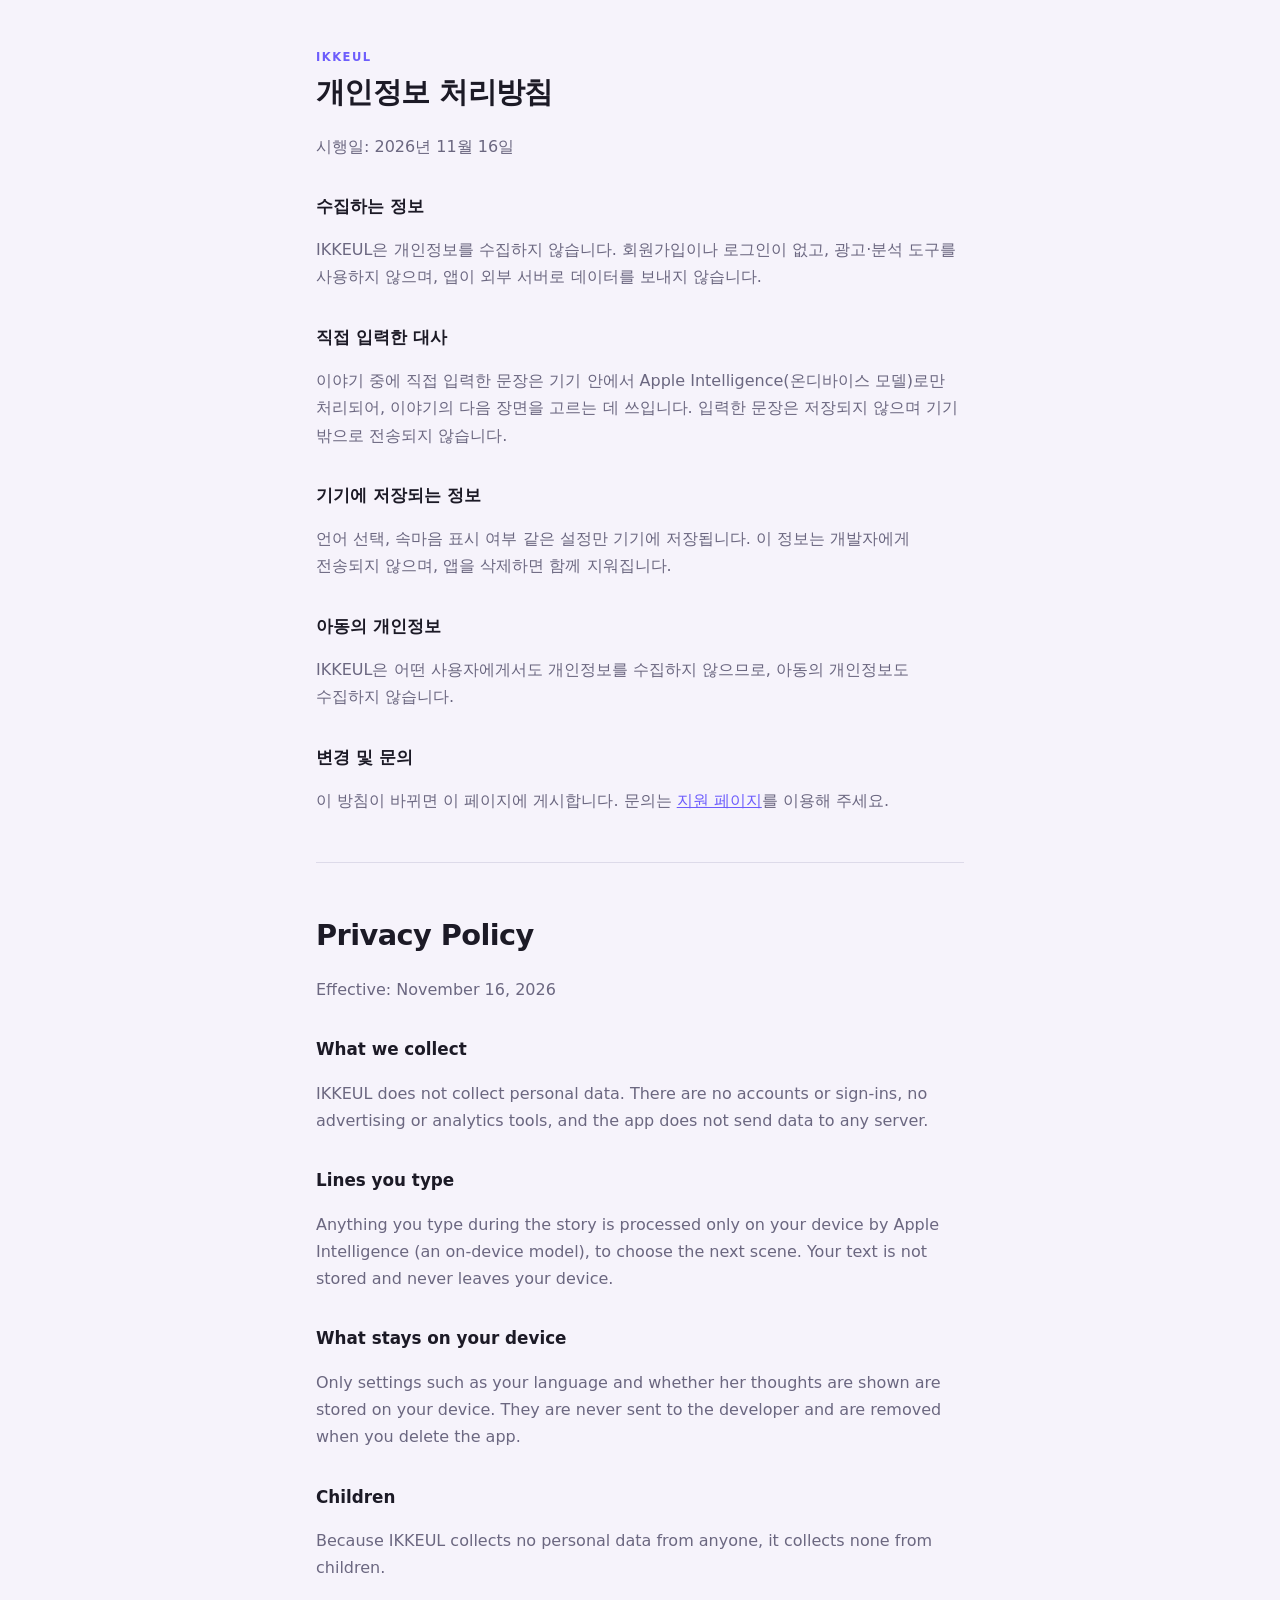
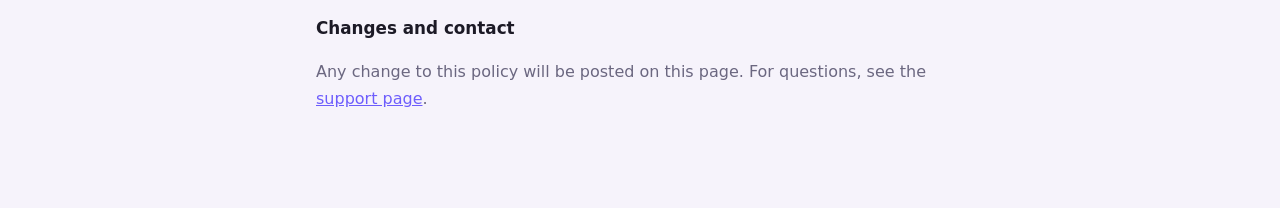
<file: index.html>
<!doctype html>
<html lang="ko">
<head>
<meta charset="utf-8"><meta name="viewport" content="width=device-width, initial-scale=1">
<title>IKKEUL 개인정보 처리방침 · Privacy Policy</title>
<link rel="stylesheet" href="style.css">
</head>
<body><main>
<div class="eyebrow">IKKEUL</div>
<h1>개인정보 처리방침</h1>
<p>시행일: 2026년 11월 16일</p>

<h2>수집하는 정보</h2>
<p>IKKEUL은 개인정보를 수집하지 않습니다. 회원가입이나 로그인이 없고, 광고·분석 도구를 사용하지 않으며, 앱이 외부 서버로 데이터를 보내지 않습니다.</p>

<h2>직접 입력한 대사</h2>
<p>이야기 중에 직접 입력한 문장은 기기 안에서 Apple Intelligence(온디바이스 모델)로만 처리되어, 이야기의 다음 장면을 고르는 데 쓰입니다. 입력한 문장은 저장되지 않으며 기기 밖으로 전송되지 않습니다.</p>

<h2>기기에 저장되는 정보</h2>
<p>언어 선택, 속마음 표시 여부 같은 설정만 기기에 저장됩니다. 이 정보는 개발자에게 전송되지 않으며, 앱을 삭제하면 함께 지워집니다.</p>

<h2>아동의 개인정보</h2>
<p>IKKEUL은 어떤 사용자에게서도 개인정보를 수집하지 않으므로, 아동의 개인정보도 수집하지 않습니다.</p>

<h2>변경 및 문의</h2>
<p>이 방침이 바뀌면 이 페이지에 게시합니다. 문의는 <a href="support.html">지원 페이지</a>를 이용해 주세요.</p>

<hr>

<h1>Privacy Policy</h1>
<p>Effective: November 16, 2026</p>

<h2>What we collect</h2>
<p>IKKEUL does not collect personal data. There are no accounts or sign-ins, no advertising or analytics tools, and the app does not send data to any server.</p>

<h2>Lines you type</h2>
<p>Anything you type during the story is processed only on your device by Apple Intelligence (an on-device model), to choose the next scene. Your text is not stored and never leaves your device.</p>

<h2>What stays on your device</h2>
<p>Only settings such as your language and whether her thoughts are shown are stored on your device. They are never sent to the developer and are removed when you delete the app.</p>

<h2>Children</h2>
<p>Because IKKEUL collects no personal data from anyone, it collects none from children.</p>

<h2>Changes and contact</h2>
<p>Any change to this policy will be posted on this page. For questions, see the <a href="support.html">support page</a>.</p>
</main></body>
</html>
</file>
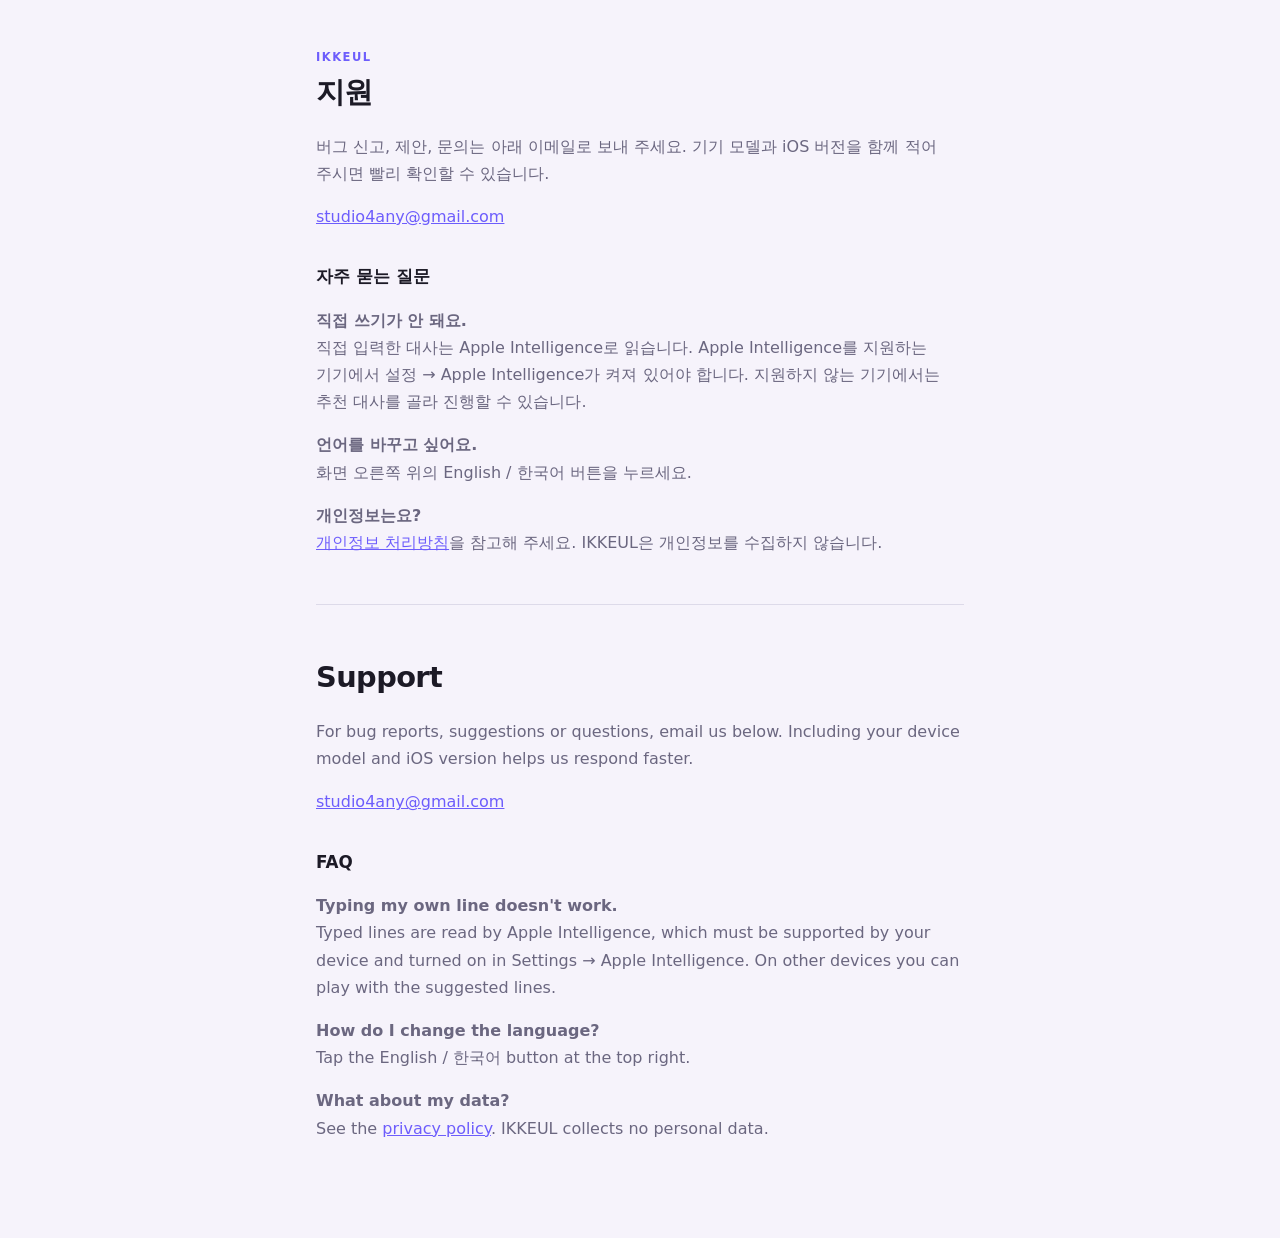
<file: support.html>
<!doctype html>
<html lang="ko">
<head>
<meta charset="utf-8"><meta name="viewport" content="width=device-width, initial-scale=1">
<title>IKKEUL 지원 · Support</title>
<link rel="stylesheet" href="style.css">
</head>
<body><main>
<div class="eyebrow">IKKEUL</div>
<h1>지원</h1>
<p>버그 신고, 제안, 문의는 아래 이메일로 보내 주세요. 기기 모델과 iOS 버전을 함께 적어 주시면 빨리 확인할 수 있습니다.</p>
<p><a href="mailto:studio4any@gmail.com">studio4any@gmail.com</a></p>

<h2>자주 묻는 질문</h2>
<p><b>직접 쓰기가 안 돼요.</b><br>직접 입력한 대사는 Apple Intelligence로 읽습니다. Apple Intelligence를 지원하는 기기에서 설정 → Apple Intelligence가 켜져 있어야 합니다. 지원하지 않는 기기에서는 추천 대사를 골라 진행할 수 있습니다.</p>
<p><b>언어를 바꾸고 싶어요.</b><br>화면 오른쪽 위의 English / 한국어 버튼을 누르세요.</p>
<p><b>개인정보는요?</b><br><a href="privacy.html">개인정보 처리방침</a>을 참고해 주세요. IKKEUL은 개인정보를 수집하지 않습니다.</p>

<hr>

<h1>Support</h1>
<p>For bug reports, suggestions or questions, email us below. Including your device model and iOS version helps us respond faster.</p>
<p><a href="mailto:studio4any@gmail.com">studio4any@gmail.com</a></p>

<h2>FAQ</h2>
<p><b>Typing my own line doesn't work.</b><br>Typed lines are read by Apple Intelligence, which must be supported by your device and turned on in Settings → Apple Intelligence. On other devices you can play with the suggested lines.</p>
<p><b>How do I change the language?</b><br>Tap the English / 한국어 button at the top right.</p>
<p><b>What about my data?</b><br>See the <a href="privacy.html">privacy policy</a>. IKKEUL collects no personal data.</p>
</main></body>
</html>
</file>
<file: style.css>
:root { --bg: #f6f3fb; --ink: #1c1a26; --muted: #6b6780; --brand: #6d5dfc; --line: rgba(60,50,110,.13); }
@media (prefers-color-scheme: dark) { :root { --bg: #0c0b12; --ink: #eeeaf7; --muted: #9c97b3; --brand: #8b7dff; --line: rgba(190,180,255,.14); } }
* { box-sizing: border-box; }
body { margin: 0; background: var(--bg); color: var(--ink); font: 16px/1.7 -apple-system, "Apple SD Gothic Neo", "Noto Sans KR", system-ui, sans-serif; word-break: keep-all; }
main { max-width: 680px; margin: 0 auto; padding: 48px 16px 80px; }
h1 { font-size: 1.8rem; letter-spacing: -.02em; margin: 0 0 4px; }
h2 { font-size: 1.05rem; margin: 32px 0 6px; }
p, li { color: var(--muted); }
.eyebrow { font-size: .72rem; font-weight: 700; letter-spacing: .13em; text-transform: uppercase; color: var(--brand); }
hr { border: 0; border-top: 1px solid var(--line); margin: 48px 0; }
a { color: var(--brand); }
</file>
